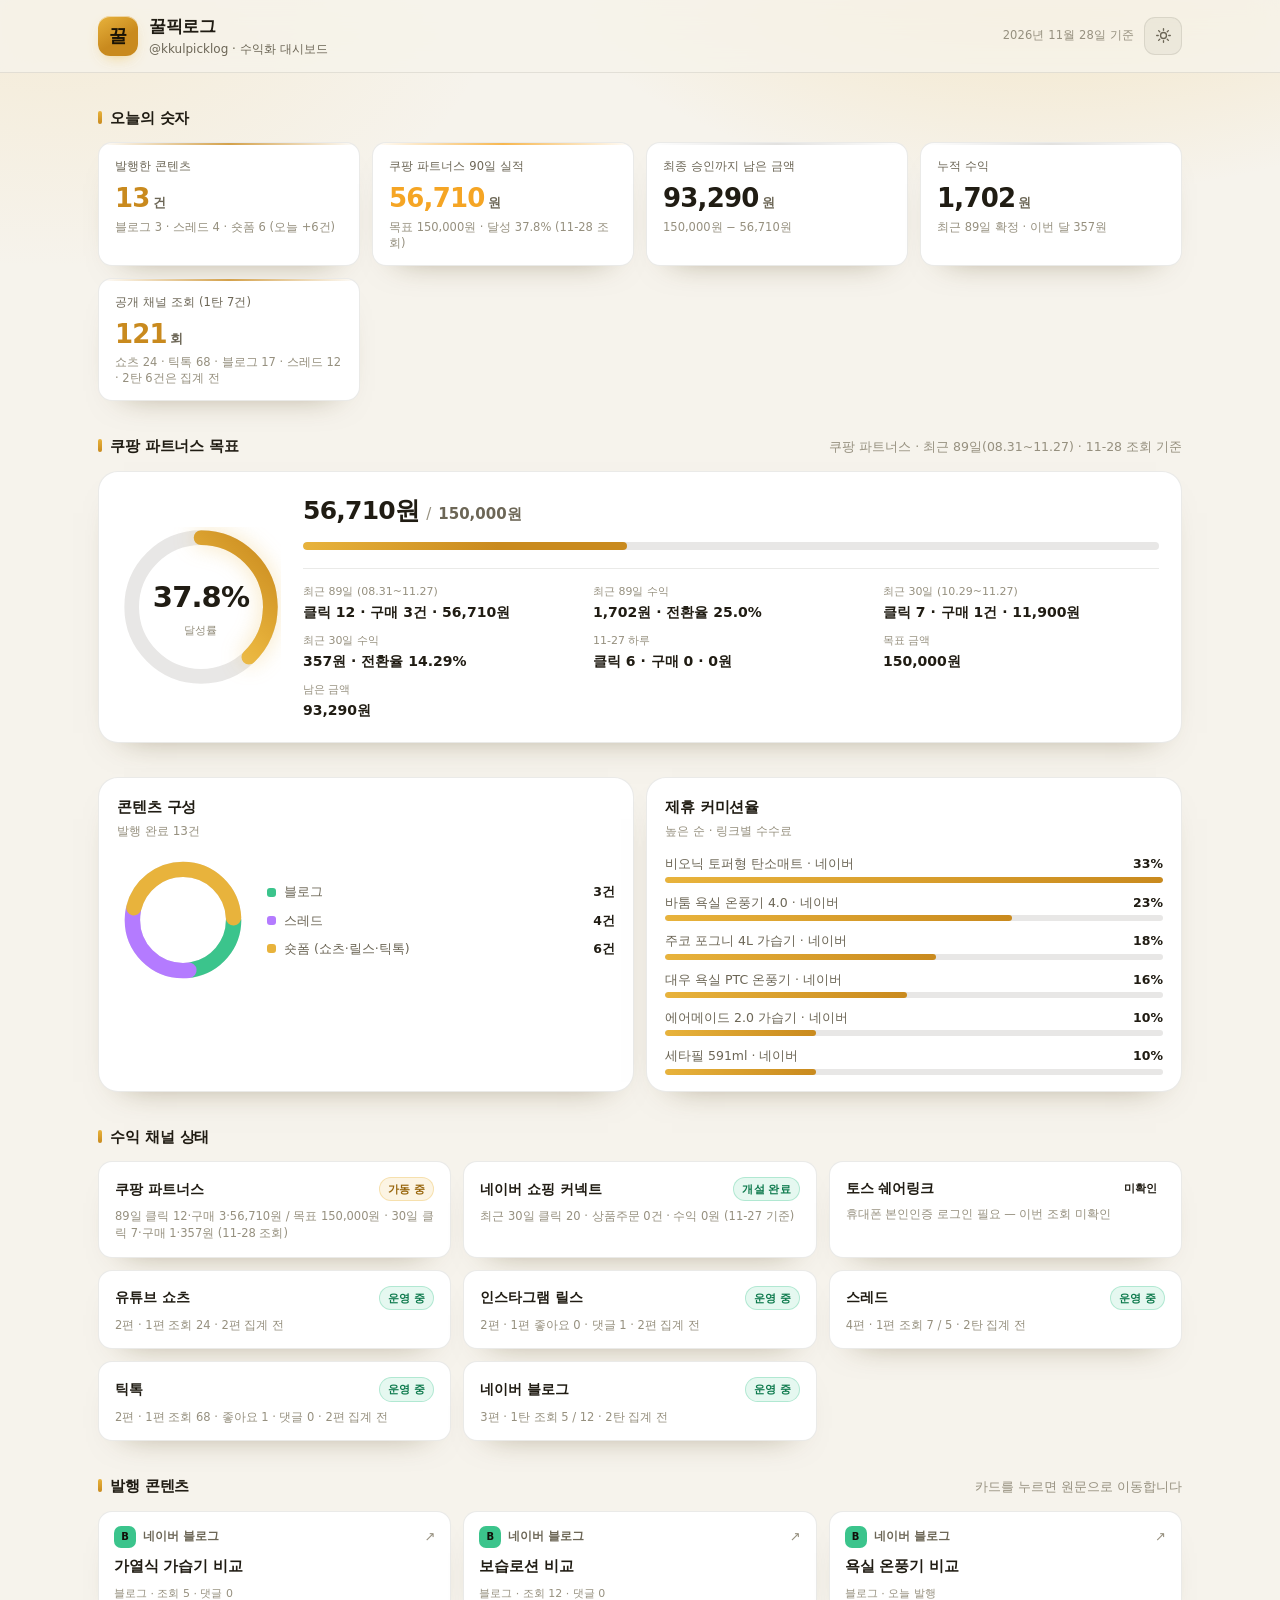
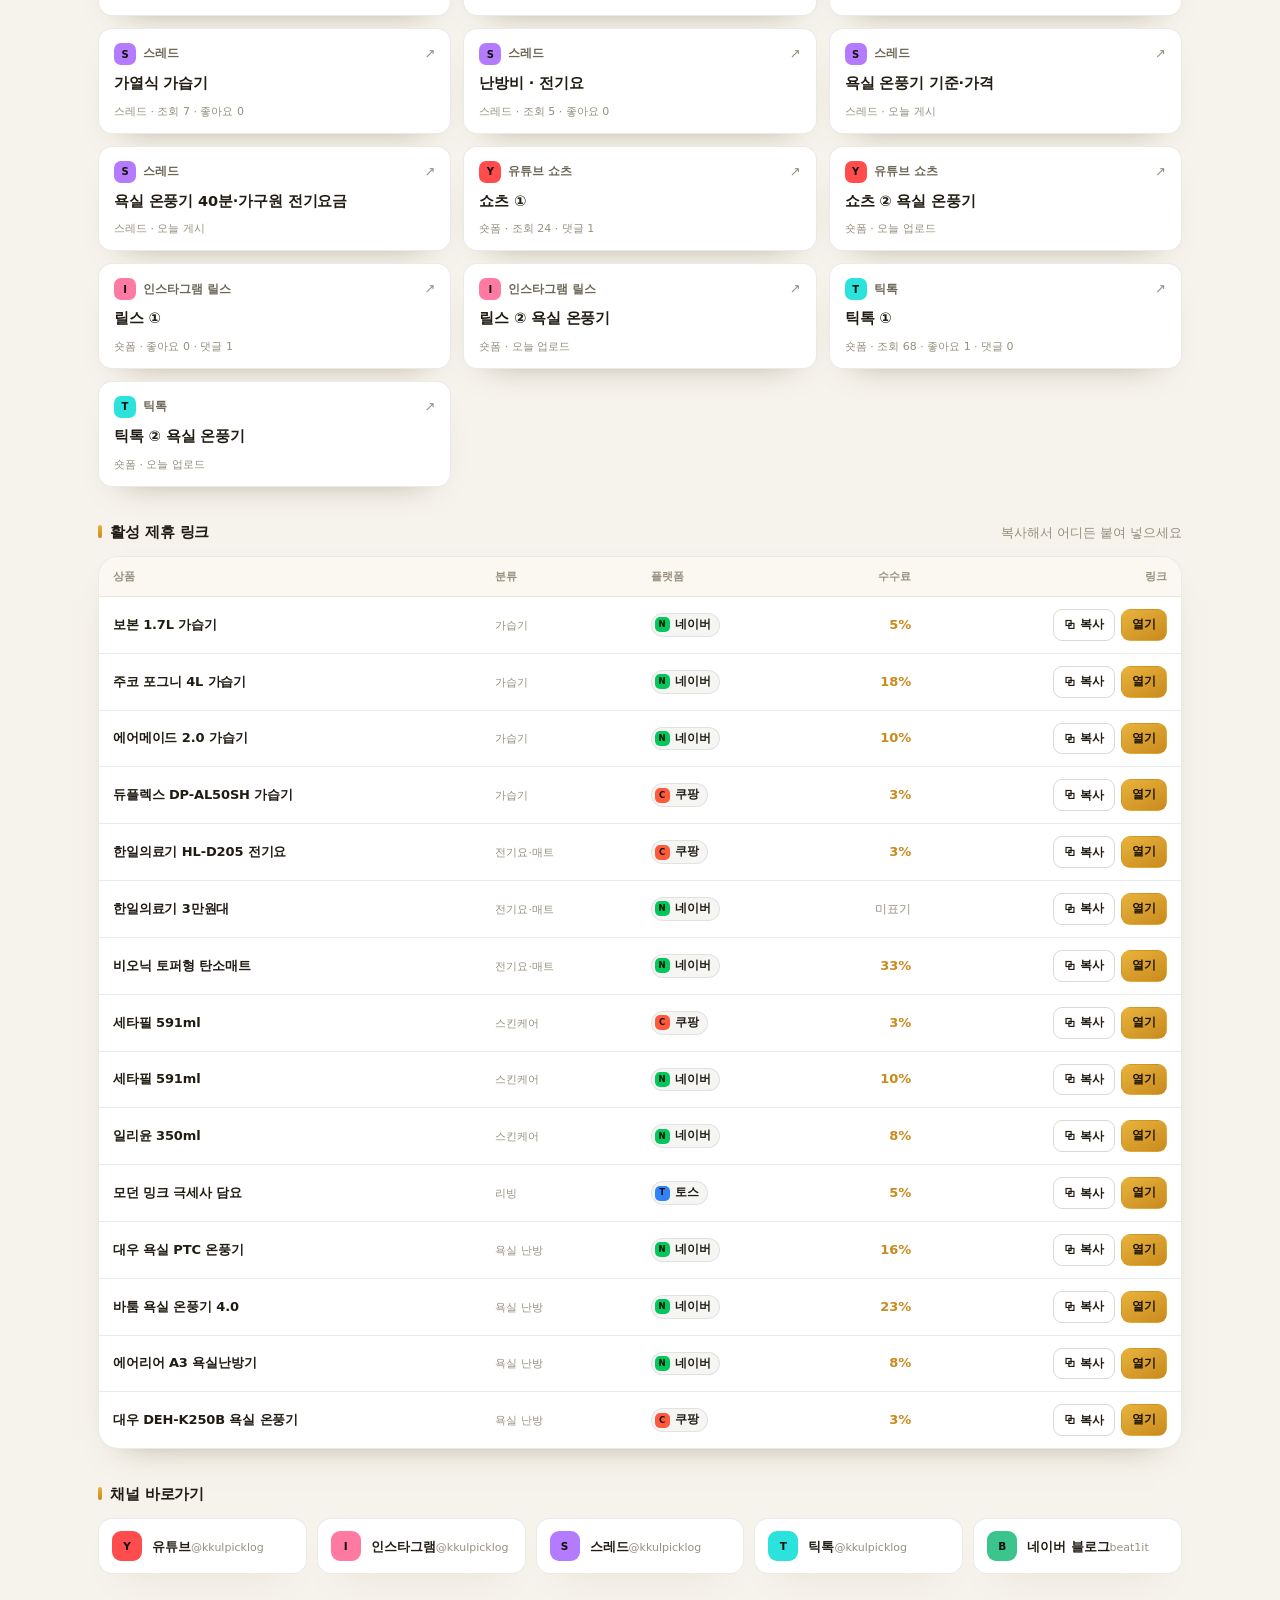
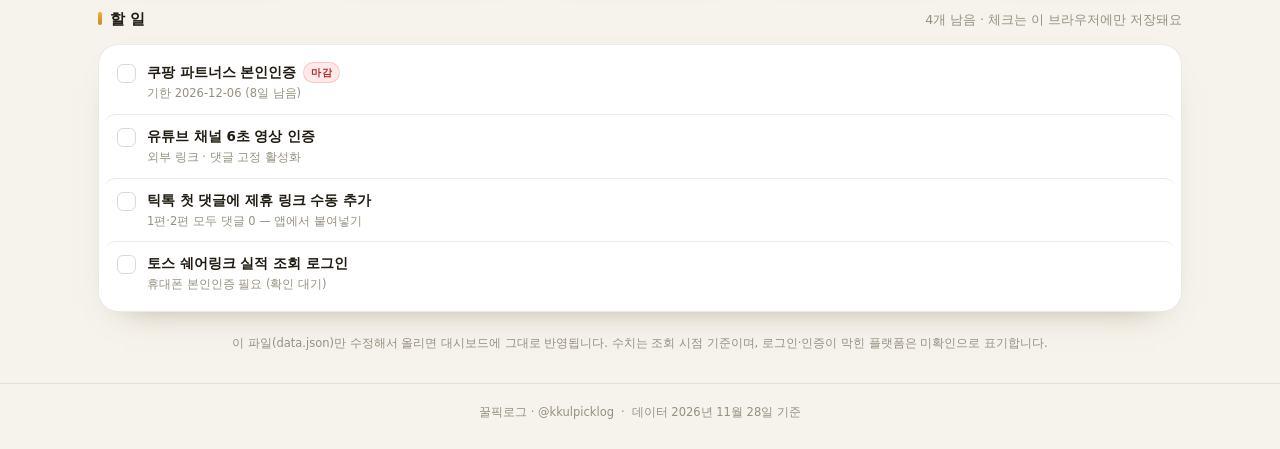
<file: index.html>
<!doctype html>
<html lang="ko" data-theme="dark">
<head>
<meta charset="utf-8">
<meta name="viewport" content="width=device-width, initial-scale=1, viewport-fit=cover">
<title>꿀픽로그 대시보드 · @kkulpicklog</title>
<meta name="description" content="꿀픽로그(@kkulpicklog) 수익화 대시보드 — 발행 콘텐츠, 쿠팡 파트너스 실적, 제휴 링크, 채널 현황을 한눈에.">
<meta name="theme-color" content="#0E0F13">
<meta property="og:title" content="꿀픽로그 수익화 대시보드">
<meta property="og:description" content="꿀픽로그(@kkulpicklog)의 발행 콘텐츠·수익·제휴 링크 현황">
<meta property="og:type" content="website">
<script>
  try {
    var t = localStorage.getItem('kkulpicklog-theme');
    if (!t) t = window.matchMedia && window.matchMedia('(prefers-color-scheme: light)').matches ? 'light' : 'dark';
    document.documentElement.setAttribute('data-theme', t);
  } catch (e) {}
</script>
<link rel="stylesheet" href="styles.css">
<link rel="icon" href="data:image/svg+xml,%3Csvg xmlns='http://www.w3.org/2000/svg' viewBox='0 0 32 32'%3E%3Crect width='32' height='32' rx='9' fill='%23E8B33C'/%3E%3Ctext x='16' y='23' font-size='19' font-family='sans-serif' font-weight='700' text-anchor='middle' fill='%23140F03'%3E%EA%BF%80%3C/text%3E%3C/svg%3E">
</head>
<body>
<a class="skip" href="#main">본문으로</a>

<header class="site-header">
  <div class="wrap header-inner">
    <div class="brand">
      <div class="brand-mark" aria-hidden="true">꿀</div>
      <div class="brand-text">
        <div class="brand-name" id="brand-name">꿀픽로그</div>
        <div class="brand-sub"><span id="brand-handle">@kkulpicklog</span><span class="sep"> · </span><span id="brand-title">수익화 대시보드</span></div>
      </div>
    </div>
    <div class="header-side">
      <div class="updated" id="updated">불러오는 중…</div>
      <button class="theme-toggle" id="theme-toggle" type="button" aria-label="다크/라이트 전환">
        <svg class="ico-sun" viewBox="0 0 24 24" aria-hidden="true" fill="none" stroke="currentColor" stroke-width="1.9" stroke-linecap="round"><circle cx="12" cy="12" r="4.2"></circle><path d="M12 2.4v2.2M12 19.4v2.2M2.4 12h2.2M19.4 12h2.2M5.1 5.1l1.6 1.6M17.3 17.3l1.6 1.6M18.9 5.1l-1.6 1.6M6.7 17.3l-1.6 1.6"></path></svg>
        <svg class="ico-moon" viewBox="0 0 24 24" aria-hidden="true" fill="none" stroke="currentColor" stroke-width="1.9" stroke-linejoin="round"><path d="M20.4 14.6A8.6 8.6 0 0 1 9.4 3.6a8.6 8.6 0 1 0 11 11z"></path></svg>
      </button>
    </div>
  </div>
</header>

<main id="main" class="wrap">

  <!-- KPI -->
  <section class="section" aria-labelledby="kpi-h">
    <div class="section-head">
      <h2 id="kpi-h">오늘의 숫자</h2>
      <p class="section-sub" id="kpi-sub"></p>
    </div>
    <div class="kpi-grid" id="kpi-grid"></div>
  </section>

  <!-- 목표 진행률 -->
  <section class="section" aria-labelledby="goal-h">
    <div class="section-head">
      <h2 id="goal-h">쿠팡 파트너스 목표</h2>
      <p class="section-sub" id="goal-sub">최근 90일 실적 기준</p>
    </div>
    <div class="card goal-card" id="goal-card">
      <div class="goal-ring-wrap">
        <svg class="goal-ring" viewBox="0 0 120 120" role="img" aria-labelledby="goal-ring-label">
          <title id="goal-ring-label">목표 달성률</title>
          <defs>
            <linearGradient id="ringGrad" x1="0" y1="0" x2="1" y2="1">
              <stop offset="0%" stop-color="#F7D77A"/>
              <stop offset="55%" stop-color="#E8B33C"/>
              <stop offset="100%" stop-color="#C98A1E"/>
            </linearGradient>
          </defs>
          <circle class="ring-track" cx="60" cy="60" r="52"></circle>
          <circle class="ring-bar" id="ring-bar" cx="60" cy="60" r="52"></circle>
        </svg>
        <div class="goal-ring-center">
          <span class="goal-pct" id="goal-pct">0%</span>
          <span class="goal-ring-cap">달성률</span>
        </div>
      </div>
      <div class="goal-info">
        <div class="goal-amount">
          <strong id="goal-current">—</strong>
          <span class="goal-sep">/</span>
          <span id="goal-target">—</span>
        </div>
        <div class="goal-track"><div class="goal-track-fill" id="goal-track-fill"></div></div>
        <dl class="goal-rows" id="goal-rows"></dl>
      </div>
    </div>
  </section>

  <!-- 차트 -->
  <section class="section charts" aria-labelledby="chart-h">
    <h2 id="chart-h" class="sr-only">현황 차트</h2>
    <div class="card chart-card">
      <h3 class="card-title">콘텐츠 구성</h3>
      <p class="card-sub">발행 완료 <span id="mix-total">—</span>건</p>
      <div class="mix-wrap">
        <svg class="mix-donut" id="mix-donut" viewBox="0 0 120 120" role="img" aria-label="플랫폼별 콘텐츠 비중"></svg>
        <ul class="mix-legend" id="mix-legend"></ul>
      </div>
    </div>
    <div class="card chart-card">
      <h3 class="card-title">제휴 커미션율</h3>
      <p class="card-sub">높은 순 · 링크별 수수료</p>
      <ul class="bar-list" id="commission-bars"></ul>
    </div>
  </section>

  <!-- 플랫폼 상태 -->
  <section class="section" aria-labelledby="plat-h">
    <div class="section-head">
      <h2 id="plat-h">수익 채널 상태</h2>
    </div>
    <div class="pill-grid" id="platform-grid"></div>
  </section>

  <!-- 발행 콘텐츠 -->
  <section class="section" aria-labelledby="content-h">
    <div class="section-head">
      <h2 id="content-h">발행 콘텐츠</h2>
      <p class="section-sub">카드를 누르면 원문으로 이동합니다</p>
    </div>
    <div class="content-grid" id="content-grid"></div>
  </section>

  <!-- 제휴 링크 -->
  <section class="section" aria-labelledby="aff-h">
    <div class="section-head">
      <h2 id="aff-h">활성 제휴 링크</h2>
      <p class="section-sub">복사해서 어디든 붙여 넣으세요</p>
    </div>
    <div class="card table-card">
      <table class="aff-table">
        <thead>
          <tr>
            <th scope="col">상품</th>
            <th scope="col">분류</th>
            <th scope="col">플랫폼</th>
            <th scope="col" class="num">수수료</th>
            <th scope="col" class="act">링크</th>
          </tr>
        </thead>
        <tbody id="aff-body"></tbody>
      </table>
    </div>
  </section>

  <!-- 채널 -->
  <section class="section" aria-labelledby="ch-h">
    <div class="section-head">
      <h2 id="ch-h">채널 바로가기</h2>
    </div>
    <div class="channel-grid" id="channel-grid"></div>
  </section>

  <!-- 체크리스트 -->
  <section class="section" aria-labelledby="todo-h">
    <div class="section-head">
      <h2 id="todo-h">할 일</h2>
      <p class="section-sub" id="todo-sub"></p>
    </div>
    <ul class="todo-list card" id="todo-list"></ul>
  </section>

  <p class="foot-note" id="foot-note"></p>
</main>

<footer class="site-footer">
  <div class="wrap footer-inner">
    <span>꿀픽로그 · @kkulpicklog</span>
    <span class="dot">·</span>
    <span id="footer-updated">—</span>
  </div>
</footer>

<div class="toast" id="toast" role="status" aria-live="polite"></div>

<script src="app.js"></script>
</body>
</html>
</file>
<file: styles.css>
/* 꿀픽로그 대시보드 — styles.css */

:root {
  --gold: #E8B33C;
  --gold-light: #F7D77A;
  --gold-dark: #C98A1E;
  --amber: #F5A524;
  --green: #3BC48C;
  --purple: #B47BFF;
  --blue: #5AA9FF;
  --pink: #FF7AA2;
  --red: #FF6B6B;

  --radius-lg: 20px;
  --radius: 14px;
  --radius-sm: 10px;
  --wrap: 1120px;
  --font: "Pretendard", -apple-system, BlinkMacSystemFont, "Apple SD Gothic Neo",
          "Malgun Gothic", "Noto Sans KR", system-ui, sans-serif;
}

/* 다크 (기본) */
html[data-theme="dark"] {
  --bg: #0C0D11;
  --bg-glow: radial-gradient(900px 520px at 78% -12%, rgba(232,179,60,.16), transparent 60%),
             radial-gradient(700px 420px at 6% 4%, rgba(232,179,60,.06), transparent 62%);
  --card: #15171F;
  --card-2: #1B1E28;
  --line: rgba(255,255,255,.077);
  --line-strong: rgba(255,255,255,.14);
  --text: #F2F0EA;
  --text-2: #A8A79F;
  --text-3: #75746D;
  --chip: rgba(255,255,255,.055);
  --shadow: 0 18px 40px -24px rgba(0,0,0,.9);
  --track: rgba(255,255,255,.09);
}

/* 라이트 */
html[data-theme="light"] {
  --bg: #F6F3EC;
  --bg-glow: radial-gradient(900px 520px at 82% -14%, rgba(232,179,60,.30), transparent 62%),
             radial-gradient(700px 420px at 4% 0%, rgba(232,179,60,.12), transparent 64%);
  --card: #FFFFFF;
  --card-2: #FBF8F1;
  --line: rgba(30,24,10,.09);
  --line-strong: rgba(30,24,10,.16);
  --text: #201C13;
  --text-2: #6C6656;
  --text-3: #96907F;
  --chip: rgba(30,24,10,.045);
  --shadow: 0 16px 34px -26px rgba(72,54,10,.55);
  --track: rgba(30,24,10,.10);
  --gold: #C98A1E;
  --gold-light: #E8B33C;
}

* { box-sizing: border-box; }

html, body { margin: 0; padding: 0; }

body {
  background-color: var(--bg);
  background-image: var(--bg-glow);
  background-repeat: no-repeat;
  background-attachment: fixed;
  color: var(--text);
  font-family: var(--font);
  font-size: 15px;
  line-height: 1.55;
  -webkit-font-smoothing: antialiased;
  -webkit-text-size-adjust: 100%;
  padding-bottom: env(safe-area-inset-bottom);
}

a { color: inherit; text-decoration: none; }

.wrap { width: 100%; max-width: var(--wrap); margin: 0 auto; padding: 0 18px; }

.sr-only {
  position: absolute; width: 1px; height: 1px; padding: 0; margin: -1px;
  overflow: hidden; clip: rect(0 0 0 0); white-space: nowrap; border: 0;
}

.skip {
  position: absolute; left: -9999px; top: 0; padding: 10px 14px;
  background: var(--gold); color: #17130a; border-radius: 0 0 10px 0; z-index: 50;
}
.skip:focus { left: 0; }

/* ---------- 헤더 ---------- */
.site-header {
  position: sticky; top: 0; z-index: 20;
  background: color-mix(in srgb, var(--bg) 82%, transparent);
  backdrop-filter: saturate(150%) blur(14px);
  -webkit-backdrop-filter: saturate(150%) blur(14px);
  border-bottom: 1px solid var(--line);
}
.header-inner {
  display: flex; align-items: center; justify-content: space-between;
  gap: 12px; padding-top: 13px; padding-bottom: 13px;
}
.brand { display: flex; align-items: center; gap: 11px; min-width: 0; }
.brand-mark {
  width: 40px; height: 40px; flex: 0 0 40px; border-radius: 12px;
  display: grid; place-items: center;
  font-size: 18px; font-weight: 800; color: #1A1305;
  background: linear-gradient(150deg, var(--gold-light), var(--gold) 58%, var(--gold-dark));
  box-shadow: 0 6px 16px -8px rgba(232,179,60,.85), inset 0 1px 0 rgba(255,255,255,.55);
}
.brand-name { font-size: 17px; font-weight: 800; letter-spacing: -.02em; }
.brand-sub { font-size: 12px; color: var(--text-2); margin-top: 1px; white-space: nowrap; overflow: hidden; text-overflow: ellipsis; }
.header-side { display: flex; align-items: center; gap: 10px; flex: 0 0 auto; }
.updated { font-size: 11.5px; color: var(--text-3); letter-spacing: .01em; }
.theme-toggle {
  width: 38px; height: 38px; border-radius: 11px; cursor: pointer;
  display: grid; place-items: center; font-size: 15px;
  color: var(--text-2); background: var(--chip);
  border: 1px solid var(--line); transition: .18s ease;
}
.theme-toggle:hover { color: var(--text); border-color: var(--line-strong); }
.theme-toggle svg { width: 17px; height: 17px; display: block; }
html[data-theme="dark"] .ico-sun { display: none; }
html[data-theme="light"] .ico-moon { display: none; }

/* ---------- 섹션 ---------- */
.section { margin-top: 34px; }
.section-head { display: flex; align-items: baseline; justify-content: space-between; gap: 14px; margin-bottom: 12px; flex-wrap: wrap; }
.section h2, .card-title { font-size: 15px; font-weight: 700; margin: 0; letter-spacing: -.01em; }
.section h2::before {
  content: ""; display: inline-block; width: 4px; height: 13px; border-radius: 2px;
  margin-right: 8px; vertical-align: -1px;
  background: linear-gradient(var(--gold-light), var(--gold-dark));
}
.section-sub { margin: 0; font-size: 12.5px; color: var(--text-3); }

/* ---------- 카드 공통 ---------- */
.card {
  background: var(--card);
  border: 1px solid var(--line);
  border-radius: var(--radius-lg);
  box-shadow: var(--shadow);
}

/* ---------- KPI ---------- */
.kpi-grid { display: grid; grid-template-columns: repeat(4, minmax(0, 1fr)); gap: 12px; }
.kpi {
  position: relative; overflow: hidden;
  background: var(--card); border: 1px solid var(--line);
  border-radius: var(--radius); padding: 15px 16px 14px;
  box-shadow: var(--shadow);
}
.kpi::after {
  content: ""; position: absolute; inset: 0 0 auto 0; height: 2px;
  background: linear-gradient(90deg, transparent, var(--line-strong), transparent);
  opacity: .8;
}
.kpi.gold::after { background: linear-gradient(90deg, transparent, var(--gold), transparent); }
.kpi.amber::after { background: linear-gradient(90deg, transparent, var(--amber), transparent); }
.kpi-label { font-size: 11.5px; color: var(--text-2); letter-spacing: .01em; }
.kpi-value { margin-top: 8px; display: flex; align-items: baseline; gap: 3px; }
.kpi-value strong {
  font-size: 26px; font-weight: 800; letter-spacing: -.03em; line-height: 1.1;
  font-variant-numeric: tabular-nums;
}
.kpi.gold .kpi-value strong { color: var(--gold); }
.kpi.amber .kpi-value strong { color: var(--amber); }
.kpi-unit { font-size: 12.5px; font-weight: 600; color: var(--text-2); }
.kpi-sub { margin-top: 6px; font-size: 11.5px; color: var(--text-3); line-height: 1.4; }

/* ---------- 목표 카드 ---------- */
.goal-card { display: grid; grid-template-columns: 160px 1fr; gap: 22px; align-items: center; padding: 20px 22px; }
.goal-ring-wrap { position: relative; width: 160px; height: 160px; justify-self: center; }
.goal-ring { width: 160px; height: 160px; transform: rotate(-90deg); }
.ring-track { fill: none; stroke: var(--track); stroke-width: 11; }
.ring-bar {
  fill: none; stroke: url(#ringGrad); stroke-width: 11; stroke-linecap: round;
  stroke-dasharray: 326.7; stroke-dashoffset: 326.7;
  transition: stroke-dashoffset 1.1s cubic-bezier(.22,.8,.24,1);
  filter: drop-shadow(0 0 8px rgba(232,179,60,.35));
}
.goal-ring-center {
  position: absolute; inset: 0; display: grid; place-content: center; text-align: center;
}
.goal-pct { font-size: 29px; font-weight: 800; letter-spacing: -.03em; }
.goal-ring-cap { display: block; font-size: 11px; color: var(--text-3); margin-top: 2px; }
.goal-amount { display: flex; align-items: baseline; gap: 7px; flex-wrap: wrap; }
.goal-amount strong { font-size: 25px; font-weight: 800; letter-spacing: -.03em; font-variant-numeric: tabular-nums; }
.goal-amount span { color: var(--text-2); font-size: 15px; font-weight: 600; }
.goal-sep { color: var(--text-3) !important; font-weight: 400 !important; }
.goal-track { height: 8px; border-radius: 99px; background: var(--track); margin-top: 12px; overflow: hidden; }
.goal-track-fill {
  height: 100%; width: 0; border-radius: 99px;
  background: linear-gradient(90deg, var(--gold-light), var(--gold) 60%, var(--gold-dark));
  transition: width 1.1s cubic-bezier(.22,.8,.24,1);
}
.goal-rows {
  display: grid; grid-template-columns: repeat(3, minmax(0, 1fr)); gap: 8px 14px;
  margin: 18px 0 0; padding: 14px 0 0; border-top: 1px solid var(--line);
}
.goal-rows div { min-width: 0; }
.goal-rows dt { font-size: 11px; color: var(--text-3); }
.goal-rows dd { margin: 2px 0 0; font-size: 14px; font-weight: 700; font-variant-numeric: tabular-nums; }

/* ---------- 차트 ---------- */
.charts { display: grid; grid-template-columns: 1fr 1fr; gap: 12px; }
.chart-card { padding: 18px 18px 16px; }
.card-sub { margin: 3px 0 14px; font-size: 12px; color: var(--text-3); }
.mix-wrap { display: flex; align-items: center; gap: 18px; }
.mix-donut { width: 132px; height: 132px; flex: 0 0 132px; }
.mix-legend { list-style: none; margin: 0; padding: 0; display: grid; gap: 9px; flex: 1; min-width: 0; }
.mix-legend li { display: flex; align-items: center; gap: 8px; font-size: 12.5px; min-width: 0; }
.mix-legend .dotc { width: 9px; height: 9px; border-radius: 3px; flex: 0 0 9px; }
.mix-legend .nm { color: var(--text-2); overflow: hidden; text-overflow: ellipsis; white-space: nowrap; min-width: 0; }
.mix-legend .vl { margin-left: auto; font-weight: 700; font-variant-numeric: tabular-nums; white-space: nowrap; flex: 0 0 auto; }

.bar-list { list-style: none; margin: 0; padding: 0; display: grid; gap: 10px; }
.bar-list li { display: grid; grid-template-columns: 1fr auto; gap: 3px 10px; align-items: center; }
.bar-name { font-size: 12.5px; color: var(--text-2); overflow: hidden; text-overflow: ellipsis; white-space: nowrap; }
.bar-val { font-size: 12.5px; font-weight: 700; font-variant-numeric: tabular-nums; }
.bar-line { grid-column: 1 / -1; height: 6px; background: var(--track); border-radius: 99px; overflow: hidden; }
.bar-line span {
  display: block; height: 100%; width: 0; border-radius: 99px;
  background: linear-gradient(90deg, var(--gold-light), var(--gold));
  transition: width .9s cubic-bezier(.22,.8,.24,1);
}
.bar-list li.p3 .bar-line span { background: linear-gradient(90deg, #6FA6FF, #3F7DE0); }

/* ---------- 플랫폼 상태 ---------- */
.pill-grid { display: grid; grid-template-columns: repeat(3, minmax(0, 1fr)); gap: 12px; }
.pill-card {
  background: var(--card); border: 1px solid var(--line); border-radius: var(--radius);
  padding: 15px 16px; box-shadow: var(--shadow);
}
.pill-top { display: flex; align-items: center; justify-content: space-between; gap: 8px; }
.pill-name { font-size: 13.5px; font-weight: 700; }
.state {
  font-size: 10.5px; font-weight: 700; padding: 3px 8px; border-radius: 99px;
  white-space: nowrap; letter-spacing: .01em;
}
.state.active { color: #FFD98A; background: rgba(232,179,60,.14); border: 1px solid rgba(232,179,60,.32); }
.state.ready { color: #8EE3BC; background: rgba(59,196,140,.13); border: 1px solid rgba(59,196,140,.30); }
html[data-theme="light"] .state.active { color: #97640A; }
html[data-theme="light"] .state.ready { color: #0E7A4D; }
.pill-detail { margin-top: 7px; font-size: 11.5px; color: var(--text-3); line-height: 1.45; }

/* ---------- 콘텐츠 그리드 ---------- */
.content-grid { display: grid; grid-template-columns: repeat(3, minmax(0, 1fr)); gap: 12px; }
.content-card {
  display: flex; flex-direction: column; gap: 9px;
  background: var(--card); border: 1px solid var(--line); border-radius: var(--radius);
  padding: 14px 15px 13px; box-shadow: var(--shadow);
  transition: transform .16s ease, border-color .16s ease, background .16s ease;
}
.content-card:hover, .content-card:focus-visible {
  transform: translateY(-2px); border-color: color-mix(in srgb, var(--pf, var(--gold)) 55%, var(--line));
  background: var(--card-2); outline: none;
}
.cc-top { display: flex; align-items: center; gap: 7px; }
.pf-badge {
  width: 22px; height: 22px; border-radius: 7px; display: grid; place-items: center;
  font-size: 10px; font-weight: 800; flex: 0 0 22px;
  color: #12100A; background: var(--pf, var(--gold));
}
.cc-platform { font-size: 11.5px; color: var(--text-2); font-weight: 600; }
.cc-arrow { margin-left: auto; color: var(--text-3); font-size: 13px; }
.cc-title { font-size: 14.5px; font-weight: 700; letter-spacing: -.01em; line-height: 1.35; }
.cc-kind { font-size: 11px; color: var(--text-3); margin-top: auto; }

/* ---------- 제휴 표 ---------- */
.table-card { overflow: hidden; }
.aff-table { width: 100%; border-collapse: collapse; font-size: 13px; }
.aff-table thead th {
  text-align: left; font-size: 11px; font-weight: 600; color: var(--text-3);
  padding: 11px 14px; background: var(--card-2); border-bottom: 1px solid var(--line);
  white-space: nowrap;
}
.aff-table td { padding: 12px 14px; border-bottom: 1px solid var(--line); vertical-align: middle; }
.aff-table tbody tr:last-child td { border-bottom: 0; }
.aff-table tbody tr:hover { background: var(--card-2); }
.aff-table .num { text-align: right; }
.aff-table .act { text-align: right; }
.aff-prod { font-weight: 600; letter-spacing: -.01em; }
.aff-cat { font-size: 11px; color: var(--text-3); }
.aff-plat {
  display: inline-flex; align-items: center; gap: 5px; font-size: 11.5px; font-weight: 600;
  padding: 2px 8px 2px 3px; border-radius: 99px; background: var(--chip); border: 1px solid var(--line);
  white-space: nowrap;
}
.aff-plat i { width: 15px; height: 15px; border-radius: 5px; display: grid; place-items: center; font-size: 8.5px; font-style: normal; font-weight: 800; color: #12100A; background: var(--pf); }
.rate { font-weight: 800; font-variant-numeric: tabular-nums; color: var(--gold); }
html[data-theme="dark"] .rate { color: var(--gold-light); }
.rate.none { color: var(--text-3); font-weight: 500; font-size: 11.5px; }
.aff-actions { display: flex; gap: 6px; justify-content: flex-end; }
.btn {
  display: inline-flex; align-items: center; gap: 5px; cursor: pointer;
  font-family: inherit; font-size: 11.5px; font-weight: 700; letter-spacing: -.01em;
  padding: 6px 10px; border-radius: 9px; border: 1px solid var(--line-strong);
  background: transparent; color: var(--text); transition: .15s ease; white-space: nowrap;
}
.btn:hover { background: var(--chip); }
.btn.primary { background: linear-gradient(150deg, var(--gold-light), var(--gold)); border-color: transparent; color: #1A1305; }
.btn.primary:hover { filter: brightness(1.05); }
.aff-url { display: none; }

/* ---------- 채널 ---------- */
.channel-grid { display: grid; grid-template-columns: repeat(5, minmax(0, 1fr)); gap: 10px; }
.channel {
  display: flex; align-items: center; gap: 10px; padding: 12px 13px;
  background: var(--card); border: 1px solid var(--line); border-radius: var(--radius);
  box-shadow: var(--shadow); transition: .16s ease; min-width: 0;
}
.channel:hover { border-color: var(--line-strong); background: var(--card-2); transform: translateY(-1px); }
.channel-mark {
  width: 30px; height: 30px; flex: 0 0 30px; border-radius: 9px; display: grid; place-items: center;
  font-size: 10.5px; font-weight: 800; color: #12100A; background: var(--pf, var(--gold));
}
.channel-txt { min-width: 0; }
.channel-name { font-size: 12.5px; font-weight: 700; }
.channel-handle { font-size: 11px; color: var(--text-3); overflow: hidden; text-overflow: ellipsis; white-space: nowrap; }

/* ---------- 할 일 ---------- */
.todo-list { list-style: none; margin: 0; padding: 6px; }
.todo {
  display: flex; align-items: flex-start; gap: 11px; padding: 11px 12px;
  border-radius: var(--radius-sm); transition: background .15s ease;
}
.todo + .todo { border-top: 1px solid var(--line); }
.todo:hover { background: var(--card-2); }
.todo input[type="checkbox"] {
  appearance: none; -webkit-appearance: none; margin: 2px 0 0;
  width: 19px; height: 19px; flex: 0 0 19px; border-radius: 6px; cursor: pointer;
  border: 1.5px solid var(--line-strong); background: transparent; position: relative;
  transition: .15s ease;
}
.todo input[type="checkbox"]:checked {
  background: linear-gradient(150deg, var(--gold-light), var(--gold));
  border-color: transparent;
}
.todo input[type="checkbox"]:checked::after {
  content: ""; position: absolute; left: 6px; top: 2.5px; width: 5px; height: 9px;
  border: solid #1A1305; border-width: 0 2px 2px 0; transform: rotate(45deg);
}
.todo-txt { min-width: 0; }
.todo-task { font-size: 13.5px; font-weight: 600; display: flex; align-items: center; gap: 7px; flex-wrap: wrap; }
.todo-detail { font-size: 11.5px; color: var(--text-3); margin-top: 2px; }
.due {
  font-size: 10px; font-weight: 800; letter-spacing: .02em; padding: 2px 7px; border-radius: 99px;
  color: #FFC7C7; background: rgba(255,107,107,.14); border: 1px solid rgba(255,107,107,.3);
}
html[data-theme="light"] .due { color: #B22B2B; }
.todo.done .todo-task { color: var(--text-3); text-decoration: line-through; }

.foot-note { margin: 22px 0 8px; font-size: 11.5px; color: var(--text-3); text-align: center; line-height: 1.6; }

/* ---------- 푸터 ---------- */
.site-footer { border-top: 1px solid var(--line); margin-top: 30px; }
.footer-inner {
  display: flex; align-items: center; justify-content: center; gap: 7px; flex-wrap: wrap;
  padding: 20px 0 28px; font-size: 11.5px; color: var(--text-3);
}

/* ---------- 토스트 ---------- */
.toast {
  position: fixed; left: 50%; bottom: calc(22px + env(safe-area-inset-bottom));
  transform: translate(-50%, 16px); opacity: 0; pointer-events: none;
  background: var(--card-2); color: var(--text); border: 1px solid var(--line-strong);
  padding: 10px 16px; border-radius: 99px; font-size: 12.5px; font-weight: 600;
  box-shadow: 0 16px 40px -18px rgba(0,0,0,.8); transition: .22s ease; z-index: 40;
  max-width: calc(100vw - 36px); text-align: center;
}
.toast.show { opacity: 1; transform: translate(-50%, 0); }

/* ---------- 반응형 ---------- */
@media (max-width: 900px) {
  .kpi-grid { grid-template-columns: repeat(2, minmax(0, 1fr)); }
  .content-grid { grid-template-columns: repeat(2, minmax(0, 1fr)); }
  .channel-grid { grid-template-columns: repeat(3, minmax(0, 1fr)); }
  .pill-grid { grid-template-columns: 1fr; }
}

@media (max-width: 720px) {
  body { font-size: 15px; }
  .wrap { padding: 0 14px; }
  .section { margin-top: 28px; }
  .charts { grid-template-columns: 1fr; }
  .goal-card { grid-template-columns: 1fr; gap: 16px; padding: 18px 16px; text-align: center; }
  .goal-ring-wrap { width: 140px; height: 140px; }
  .goal-ring { width: 140px; height: 140px; }
  .goal-amount { justify-content: center; }
  .goal-rows { grid-template-columns: repeat(2, minmax(0, 1fr)); }
  .goal-rows div { text-align: left; }
  .updated { display: none; }

  /* 표 → 카드형 */
  .aff-table thead { display: none; }
  .aff-table, .aff-table tbody, .aff-table tr, .aff-table td { display: block; width: 100%; }
  .aff-table tr {
    padding: 13px 14px; border-bottom: 1px solid var(--line);
    display: grid; grid-template-columns: 1fr auto; gap: 4px 10px; align-items: center;
  }
  .aff-table tr:last-child { border-bottom: 0; }
  .aff-table td { padding: 0; border: 0; }
  .aff-table td[data-label="상품"] { grid-column: 1; grid-row: 1; }
  .aff-table td[data-label="수수료"] { grid-column: 2; grid-row: 1; text-align: right; }
  .aff-table td[data-label="분류"] { grid-column: 1; grid-row: 2; }
  .aff-table td[data-label="플랫폼"] { grid-column: 1; grid-row: 3; margin-top: 5px; }
  .aff-table td[data-label="링크"] { grid-column: 2; grid-row: 2 / span 2; }
  .aff-cat { font-size: 11px; }
  .aff-actions { justify-content: flex-end; align-items: center; height: 100%; }
  .content-grid { grid-template-columns: 1fr; }
  .channel-grid { grid-template-columns: repeat(2, minmax(0, 1fr)); }
}

@media (max-width: 420px) {
  .kpi-value strong { font-size: 23px; }
  .brand-sub { max-width: 190px; }
  .mix-donut { width: 112px; height: 112px; flex: 0 0 112px; }
  .mix-wrap { gap: 14px; }
  .content-card { padding: 12px 14px; }
}

@media (max-width: 400px) {
  .brand .sep, #brand-title { display: none; }
  .btn .lbl-full { display: none; }
}

@media (prefers-reduced-motion: reduce) {
  * { transition: none !important; animation: none !important; }
}
</file>
